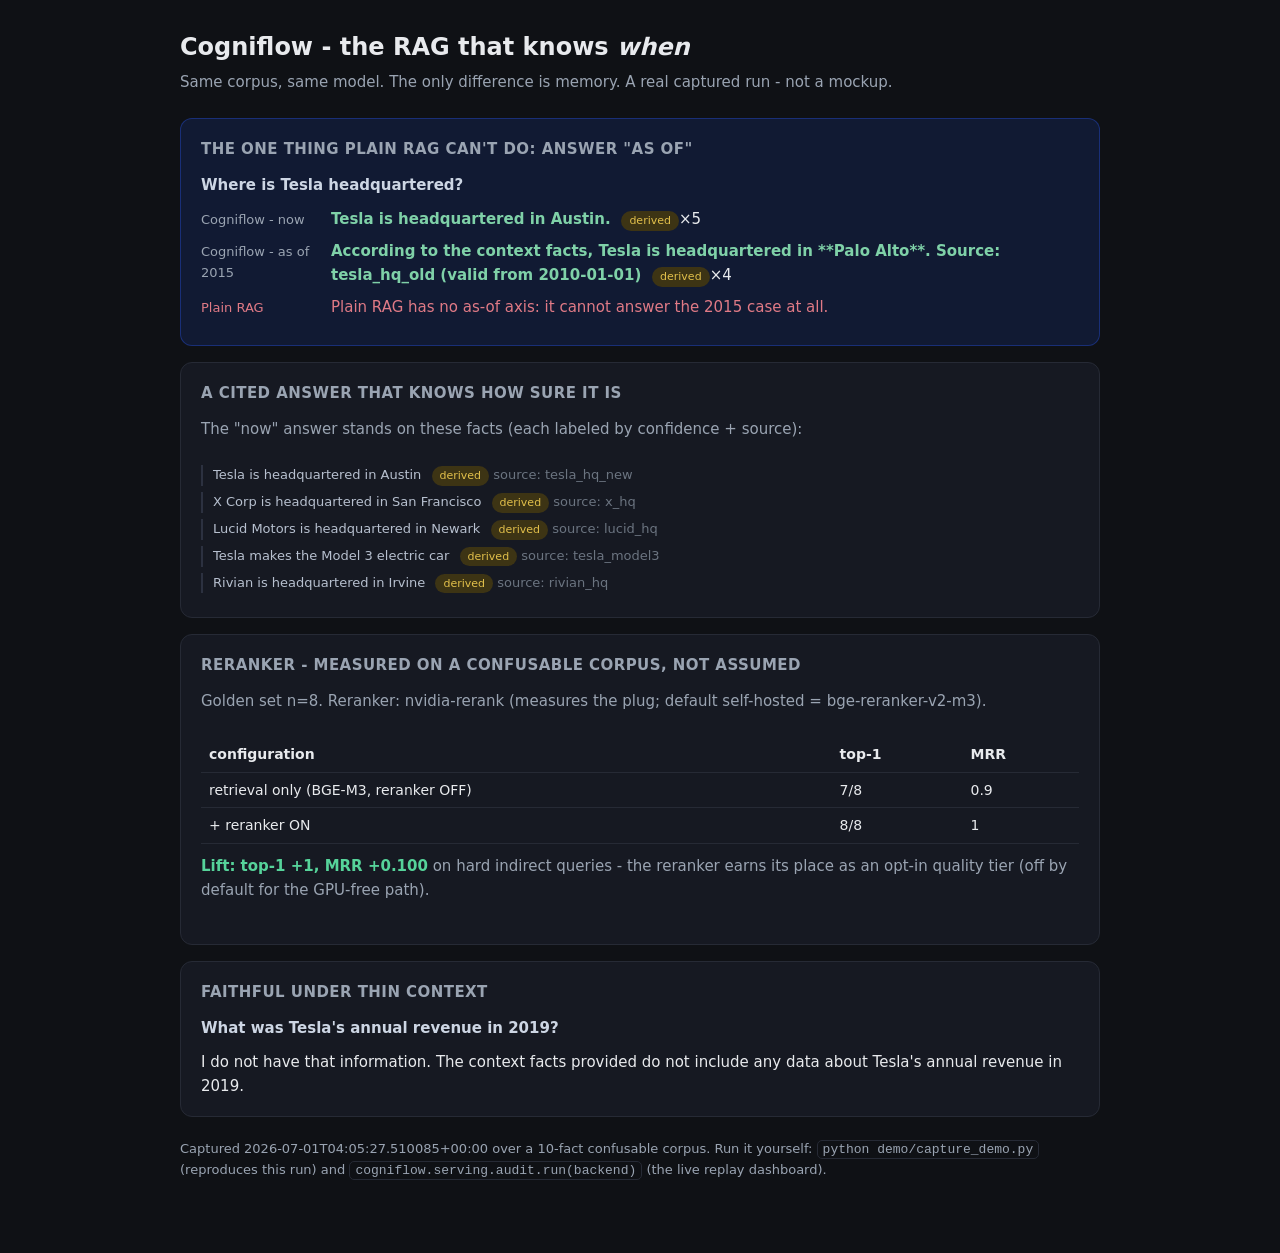
<file: demo/static_demo/index.html>
<!doctype html>
<html lang="en"><head><meta charset="utf-8">
<meta name="viewport" content="width=device-width, initial-scale=1">
<title>Cogniflow - the RAG that knows *when*</title>
<style>
 body{font:15px/1.6 system-ui,sans-serif;margin:0;background:#0f1115;color:#e8eaed}
 .wrap{max-width:920px;margin:0 auto;padding:28px 20px 60px}
 h1{font-size:24px;margin:0 0 4px} .tag{color:#9aa4b2;margin:0 0 24px}
 .card{background:#161922;border:1px solid #262a35;border-radius:12px;padding:18px 20px;margin:16px 0}
 .lead{border-color:#2c5cff55;background:#111a33}
 h2{font-size:15px;letter-spacing:.03em;text-transform:uppercase;color:#9aa4b2;margin:0 0 12px}
 .q{font-weight:600;color:#cdd6e4;margin-bottom:10px}
 .row{display:flex;gap:12px;margin:8px 0;align-items:baseline}
 .k{flex:0 0 118px;color:#9aa4b2;font-size:13px}
 .a{flex:1} .a b{color:#7fd1a8}
 .bad{color:#e07a86}
 .badge{display:inline-block;font-size:11px;padding:1px 8px;border-radius:10px;margin-left:6px}
 .derived{background:#3d3414;color:#e2c04b} .authoritative{background:#143d2b;color:#56d39a}
 .none{background:#33181c;color:#e07a86}
 table{width:100%;border-collapse:collapse;margin-top:8px} td,th{padding:6px 8px;text-align:left;border-bottom:1px solid #262a35;font-size:14px}
 .lift{color:#56d39a;font-weight:600}
 .fact{font-size:13px;color:#b7c0cf;border-left:2px solid #2c3140;padding-left:10px;margin:6px 0}
 code{background:#0f1115;border:1px solid #262a35;border-radius:5px;padding:1px 5px;font-size:13px}
 .foot{color:#9aa4b2;font-size:13px;margin-top:22px}
 a{color:#7aa2ff}
</style></head>
<body><div class="wrap">
<h1>Cogniflow - the RAG that knows <em>when</em></h1>
<p class="tag">Same corpus, same model. The only difference is memory. A real captured run - not a mockup.</p>

<div class="card lead">
 <h2>The one thing plain RAG can't do: answer "as of"</h2>
 <div class="q" id="q"></div>
 <div class="row"><div class="k">Cogniflow - now</div><div class="a" id="now"></div></div>
 <div class="row"><div class="k">Cogniflow - as of 2015</div><div class="a" id="past"></div></div>
 <div class="row"><div class="k bad">Plain RAG</div><div class="a bad" id="plain"></div></div>
</div>

<div class="card">
 <h2>A cited answer that knows how sure it is</h2>
 <div class="tag">The "now" answer stands on these facts (each labeled by confidence + source):</div>
 <div id="facts"></div>
</div>

<div class="card">
 <h2>Reranker - measured on a confusable corpus, not assumed</h2>
 <div class="tag" id="rr-note"></div>
 <table><thead><tr><th>configuration</th><th>top-1</th><th>MRR</th></tr></thead>
 <tbody id="rr"></tbody></table>
 <div class="tag" id="rr-verdict" style="margin-top:10px"></div>
</div>

<div class="card">
 <h2>Faithful under thin context</h2>
 <div class="q" id="weakq"></div><div class="a" id="weak"></div>
</div>

<p class="foot" id="foot"></p>
</div>
<script>
const D = {"captured_at": "2026-07-01T04:05:27.510085+00:00", "corpus_size": 10, "as_of_headline": {"query": "Where is Tesla headquartered?", "now": {"answer": "Tesla is headquartered in Austin.", "confidence": {"derived": 5}, "facts": [{"belief_id": "08ef9c8b-1ef5-44d1-9d81-36a773a7e3e6", "statement": "Tesla is headquartered in Austin", "valid_at": "2021-01-01T00:00:00+00:00", "invalid_at": null, "valid_at_source": "derived", "valid_at_source_raw": "okf:timestamp", "provenance": ["tesla_hq_new"], "superseded_by": null, "score": 0.248046875}, {"belief_id": "0afce592-f029-4e8d-a4e5-0adceaa25472", "statement": "X Corp is headquartered in San Francisco", "valid_at": "2007-01-01T00:00:00+00:00", "invalid_at": null, "valid_at_source": "derived", "valid_at_source_raw": "okf:timestamp", "provenance": ["x_hq"], "superseded_by": null, "score": -8.0859375}, {"belief_id": "72bb3011-abc8-4363-96bb-13668806b270", "statement": "Lucid Motors is headquartered in Newark", "valid_at": "2016-01-01T00:00:00+00:00", "invalid_at": null, "valid_at_source": "derived", "valid_at_source_raw": "okf:timestamp", "provenance": ["lucid_hq"], "superseded_by": null, "score": -10.015625}, {"belief_id": "7758a8e8-4daa-4a0b-bc87-0509169c21be", "statement": "Tesla makes the Model 3 electric car", "valid_at": "2017-01-01T00:00:00+00:00", "invalid_at": null, "valid_at_source": "derived", "valid_at_source_raw": "okf:timestamp", "provenance": ["tesla_model3"], "superseded_by": null, "score": -10.984375}, {"belief_id": "2c48db33-72b8-42d2-9dbf-e16f3e0584ba", "statement": "Rivian is headquartered in Irvine", "valid_at": "2009-01-01T00:00:00+00:00", "invalid_at": null, "valid_at_source": "derived", "valid_at_source_raw": "okf:timestamp", "provenance": ["rivian_hq"], "superseded_by": null, "score": -11.9140625}]}, "past_2015": {"answer": "According to the context facts, Tesla is headquartered in **Palo Alto**.\n\nSource: tesla_hq_old (valid from 2010-01-01)", "confidence": {"derived": 4}, "facts": [{"belief_id": "fdfef0c2-9344-416a-8123-4dd5fdb7cfdd", "statement": "Tesla is headquartered in Palo Alto", "valid_at": "2010-01-01T00:00:00+00:00", "invalid_at": "2021-01-01T00:00:00+00:00", "valid_at_source": "derived", "valid_at_source_raw": "okf:timestamp", "provenance": ["tesla_hq_old"], "superseded_by": "08ef9c8b-1ef5-44d1-9d81-36a773a7e3e6", "score": 5.80078125}, {"belief_id": "0afce592-f029-4e8d-a4e5-0adceaa25472", "statement": "X Corp is headquartered in San Francisco", "valid_at": "2007-01-01T00:00:00+00:00", "invalid_at": null, "valid_at_source": "derived", "valid_at_source_raw": "okf:timestamp", "provenance": ["x_hq"], "superseded_by": null, "score": -8.0859375}, {"belief_id": "2c48db33-72b8-42d2-9dbf-e16f3e0584ba", "statement": "Rivian is headquartered in Irvine", "valid_at": "2009-01-01T00:00:00+00:00", "invalid_at": null, "valid_at_source": "derived", "valid_at_source_raw": "okf:timestamp", "provenance": ["rivian_hq"], "superseded_by": null, "score": -11.9140625}, {"belief_id": "cc6a01ad-a673-4c86-bc81-8cdb85da89e1", "statement": "Oracle is headquartered in Redwood City", "valid_at": "1977-01-01T00:00:00+00:00", "invalid_at": "2020-01-01T00:00:00+00:00", "valid_at_source": "derived", "valid_at_source_raw": "okf:timestamp", "provenance": ["oracle_hq_old"], "superseded_by": "4abb5ae5-baa5-4327-a1a9-f99fa41d25eb", "score": -12.046875}]}, "plain_rag_note": "Plain RAG has no as-of axis: it cannot answer the 2015 case at all."}, "reranker": {"model": "nvidia-rerank (measures the plug; default self-hosted = bge-reranker-v2-m3)", "golden_size": 8, "off": {"top1": 7, "mrr": 0.9, "runs": [{"query": "Where is Tesla headquartered?", "expect_company": "Tesla", "ranked": ["Tesla is headquartered in Austin", "Tesla makes the Model 3 electric car", "X Corp is headquartered in San Francisco", "Oracle is headquartered in Austin", "Rivian is headquartered in Irvine"]}, {"query": "Where is Rivian's head office?", "expect_company": "Rivian", "ranked": ["Rivian is headquartered in Irvine", "Rivian makes the R1T electric truck", "X Corp is headquartered in San Francisco", "Oracle is headquartered in Austin", "Tesla is headquartered in Austin"]}, {"query": "In which city is Lucid Motors based?", "expect_company": "Lucid", "ranked": ["Lucid Motors is headquartered in Newark", "Tesla is headquartered in Austin", "X Corp is headquartered in San Francisco", "Oracle is headquartered in Austin", "Tesla makes the Model 3 electric car"]}, {"query": "Where does Palantir have its headquarters?", "expect_company": "Palantir", "ranked": ["Palantir is headquartered in Denver", "X Corp is headquartered in San Francisco", "Oracle is headquartered in Austin", "Rivian is headquartered in Irvine", "Lucid Motors is headquartered in Newark"]}, {"query": "Where is the maker of the R1T truck based?", "expect_company": "Rivian", "ranked": ["Rivian makes the R1T electric truck", "Lucid Motors is headquartered in Newark", "Tesla is headquartered in Austin", "X Corp is headquartered in San Francisco", "Palantir is headquartered in Denver"]}, {"query": "Which enterprise database company relocated to Texas?", "expect_company": "Oracle", "ranked": ["Oracle is headquartered in Austin", "Tesla is headquartered in Austin", "X Corp is headquartered in San Francisco", "Rivian is headquartered in Irvine", "Palantir is headquartered in Denver"]}, {"query": "Which electric-truck company is based in Southern California?", "expect_company": "Rivian", "ranked": ["Rivian makes the R1T electric truck", "Tesla makes the Model 3 electric car", "Tesla is headquartered in Austin", "Lucid Motors is headquartered in Newark", "X Corp is headquartered in San Francisco"]}, {"query": "Which data-analytics firm is headquartered in the Mile High City?", "expect_company": "Palantir", "ranked": ["Oracle is headquartered in Austin", "X Corp is headquartered in San Francisco", "Lucid Motors is headquartered in Newark", "Tesla is headquartered in Austin", "Palantir is headquartered in Denver"]}]}, "on": {"top1": 8, "mrr": 1.0, "runs": [{"query": "Where is Tesla headquartered?", "expect_company": "Tesla", "ranked": ["Tesla is headquartered in Austin", "X Corp is headquartered in San Francisco", "Lucid Motors is headquartered in Newark", "Tesla makes the Model 3 electric car", "Rivian is headquartered in Irvine"]}, {"query": "Where is Rivian's head office?", "expect_company": "Rivian", "ranked": ["Rivian is headquartered in Irvine", "Rivian makes the R1T electric truck", "Lucid Motors is headquartered in Newark", "Tesla is headquartered in Austin", "X Corp is headquartered in San Francisco"]}, {"query": "In which city is Lucid Motors based?", "expect_company": "Lucid", "ranked": ["Lucid Motors is headquartered in Newark", "X Corp is headquartered in San Francisco", "Rivian is headquartered in Irvine", "Tesla is headquartered in Austin", "Palantir is headquartered in Denver"]}, {"query": "Where does Palantir have its headquarters?", "expect_company": "Palantir", "ranked": ["Palantir is headquartered in Denver", "X Corp is headquartered in San Francisco", "Oracle is headquartered in Austin", "Tesla is headquartered in Austin", "Lucid Motors is headquartered in Newark"]}, {"query": "Where is the maker of the R1T truck based?", "expect_company": "Rivian", "ranked": ["Rivian makes the R1T electric truck", "Rivian is headquartered in Irvine", "Lucid Motors is headquartered in Newark", "Tesla is headquartered in Austin", "X Corp is headquartered in San Francisco"]}, {"query": "Which enterprise database company relocated to Texas?", "expect_company": "Oracle", "ranked": ["Oracle is headquartered in Austin", "Palantir is headquartered in Denver", "Tesla is headquartered in Austin", "X Corp is headquartered in San Francisco", "Rivian is headquartered in Irvine"]}, {"query": "Which electric-truck company is based in Southern California?", "expect_company": "Rivian", "ranked": ["Rivian is headquartered in Irvine", "Rivian makes the R1T electric truck", "Lucid Motors is headquartered in Newark", "Tesla is headquartered in Austin", "X Corp is headquartered in San Francisco"]}, {"query": "Which data-analytics firm is headquartered in the Mile High City?", "expect_company": "Palantir", "ranked": ["Palantir is headquartered in Denver", "X Corp is headquartered in San Francisco", "Oracle is headquartered in Austin", "Tesla is headquartered in Austin", "Rivian is headquartered in Irvine"]}]}}, "weak_context": {"query": "What was Tesla's annual revenue in 2019?", "answer": "I do not have that information. The context facts provided do not include any data about Tesla's annual revenue in 2019."}};
const badge = s => `<span class="badge ${s}">${s}</span>`;
const conf = c => Object.entries(c||{}).map(([k,v])=>`${badge(k)}&times;${v}`).join(" ");
document.getElementById("q").textContent = D.as_of_headline.query;
document.getElementById("now").innerHTML = `<b>${D.as_of_headline.now.answer}</b> ${conf(D.as_of_headline.now.confidence)}`;
document.getElementById("past").innerHTML = `<b>${D.as_of_headline.past_2015.answer}</b> ${conf(D.as_of_headline.past_2015.confidence)}`;
document.getElementById("plain").textContent = D.as_of_headline.plain_rag_note;
document.getElementById("facts").innerHTML = (D.as_of_headline.now.facts||[]).map(f =>
  `<div class="fact">${f.statement} ${badge(f.valid_at_source)} <span style="color:#6b7480">source: ${(f.provenance||[]).join(", ")||"-"}</span></div>`).join("");
const rr = D.reranker;
document.getElementById("rr-note").textContent = `Golden set n=${rr.golden_size}. Reranker: ${rr.model}.`;
document.getElementById("rr").innerHTML =
  `<tr><td>retrieval only (BGE-M3, reranker OFF)</td><td>${rr.off.top1}/${rr.golden_size}</td><td>${rr.off.mrr}</td></tr>`+
  `<tr><td>+ reranker ON</td><td>${rr.on.top1}/${rr.golden_size}</td><td>${rr.on.mrr}</td></tr>`;
const dTop1 = rr.on.top1 - rr.off.top1, dMrr = (rr.on.mrr - rr.off.mrr).toFixed(3);
document.getElementById("rr-verdict").innerHTML = dTop1>0 || dMrr>0
  ? `<span class="lift">Lift: top-1 +${dTop1}, MRR +${dMrr}</span> on hard indirect queries - the reranker earns its place as an opt-in quality tier (off by default for the GPU-free path).`
  : `No lift on this corpus - the retriever already sets the ceiling; reranker stays off by default.`;
document.getElementById("weakq").textContent = D.weak_context.query;
document.getElementById("weak").textContent = D.weak_context.answer;
document.getElementById("foot").innerHTML =
  `Captured ${D.captured_at} over a ${D.corpus_size}-fact confusable corpus. `+
  `Run it yourself: <code>python demo/capture_demo.py</code> (reproduces this run) and `+
  `<code>cogniflow.serving.audit.run(backend)</code> (the live replay dashboard).`;
</script>
</body></html>
</file>
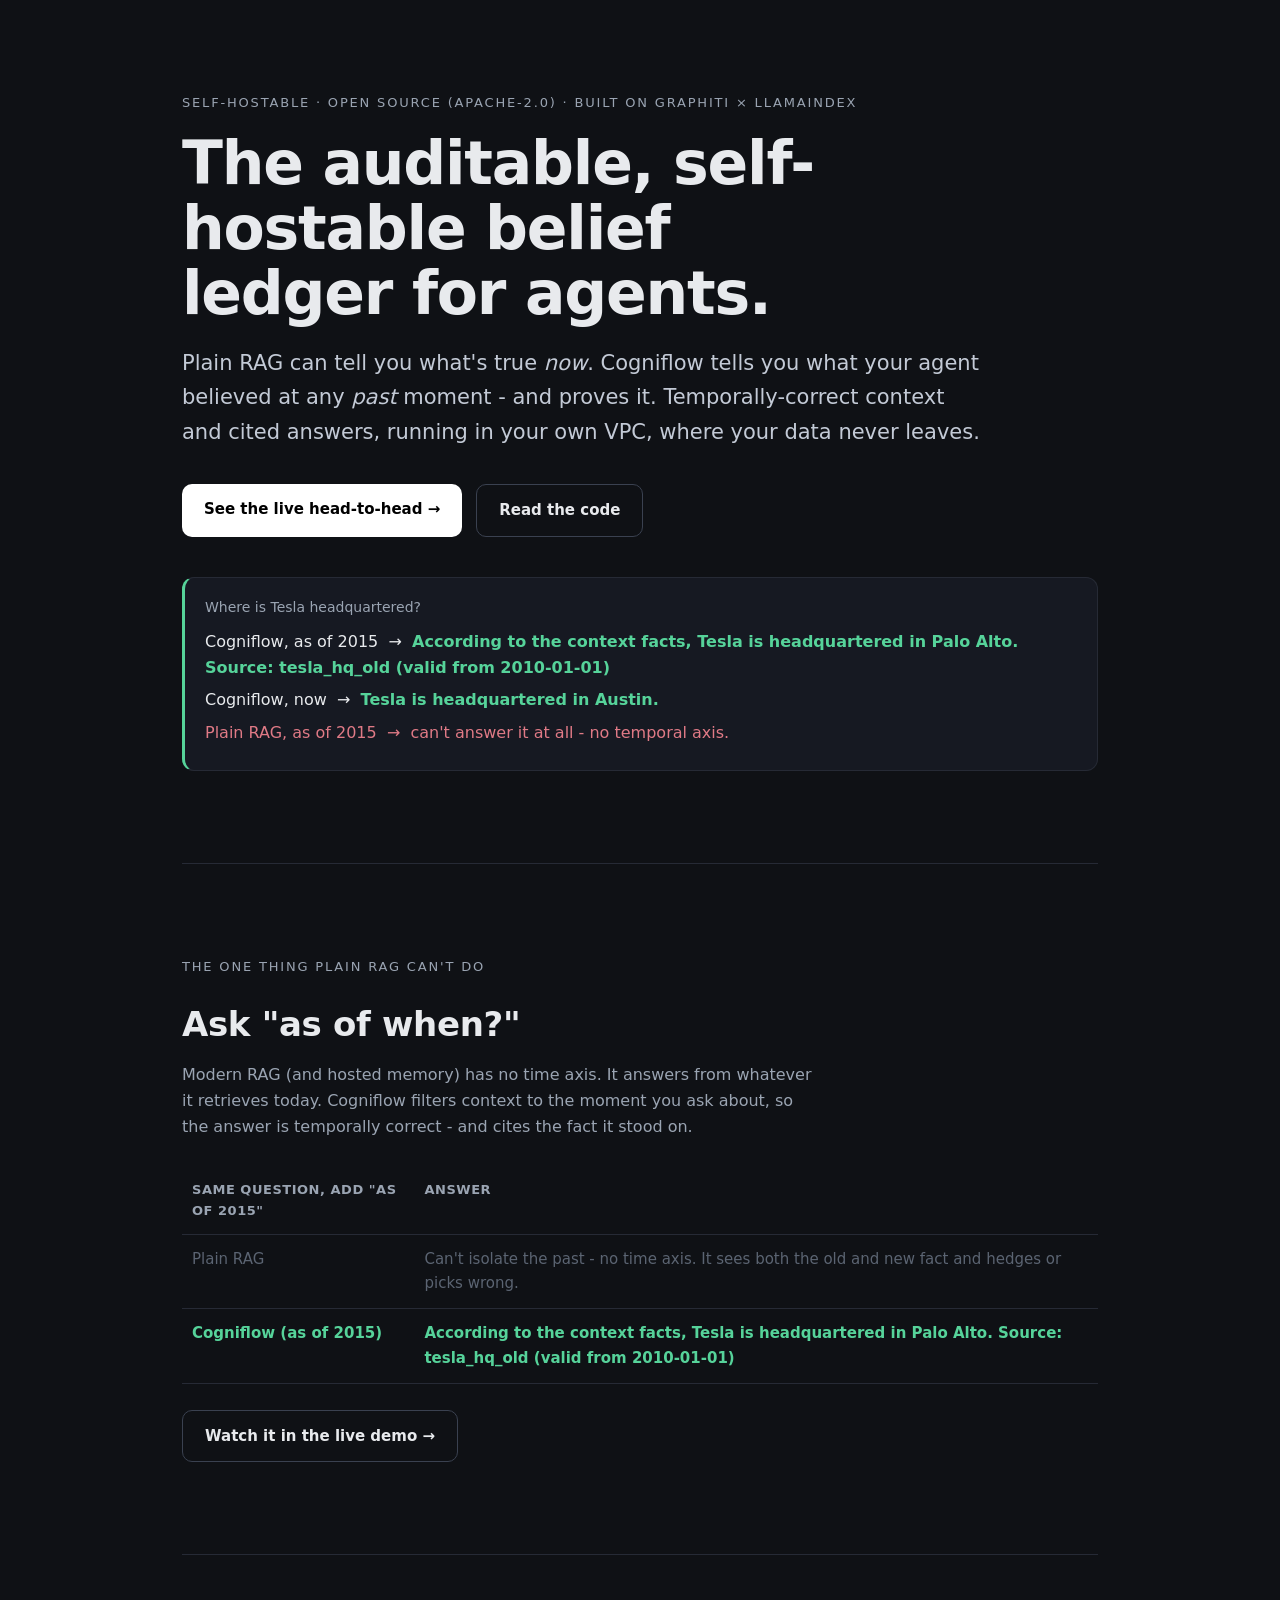
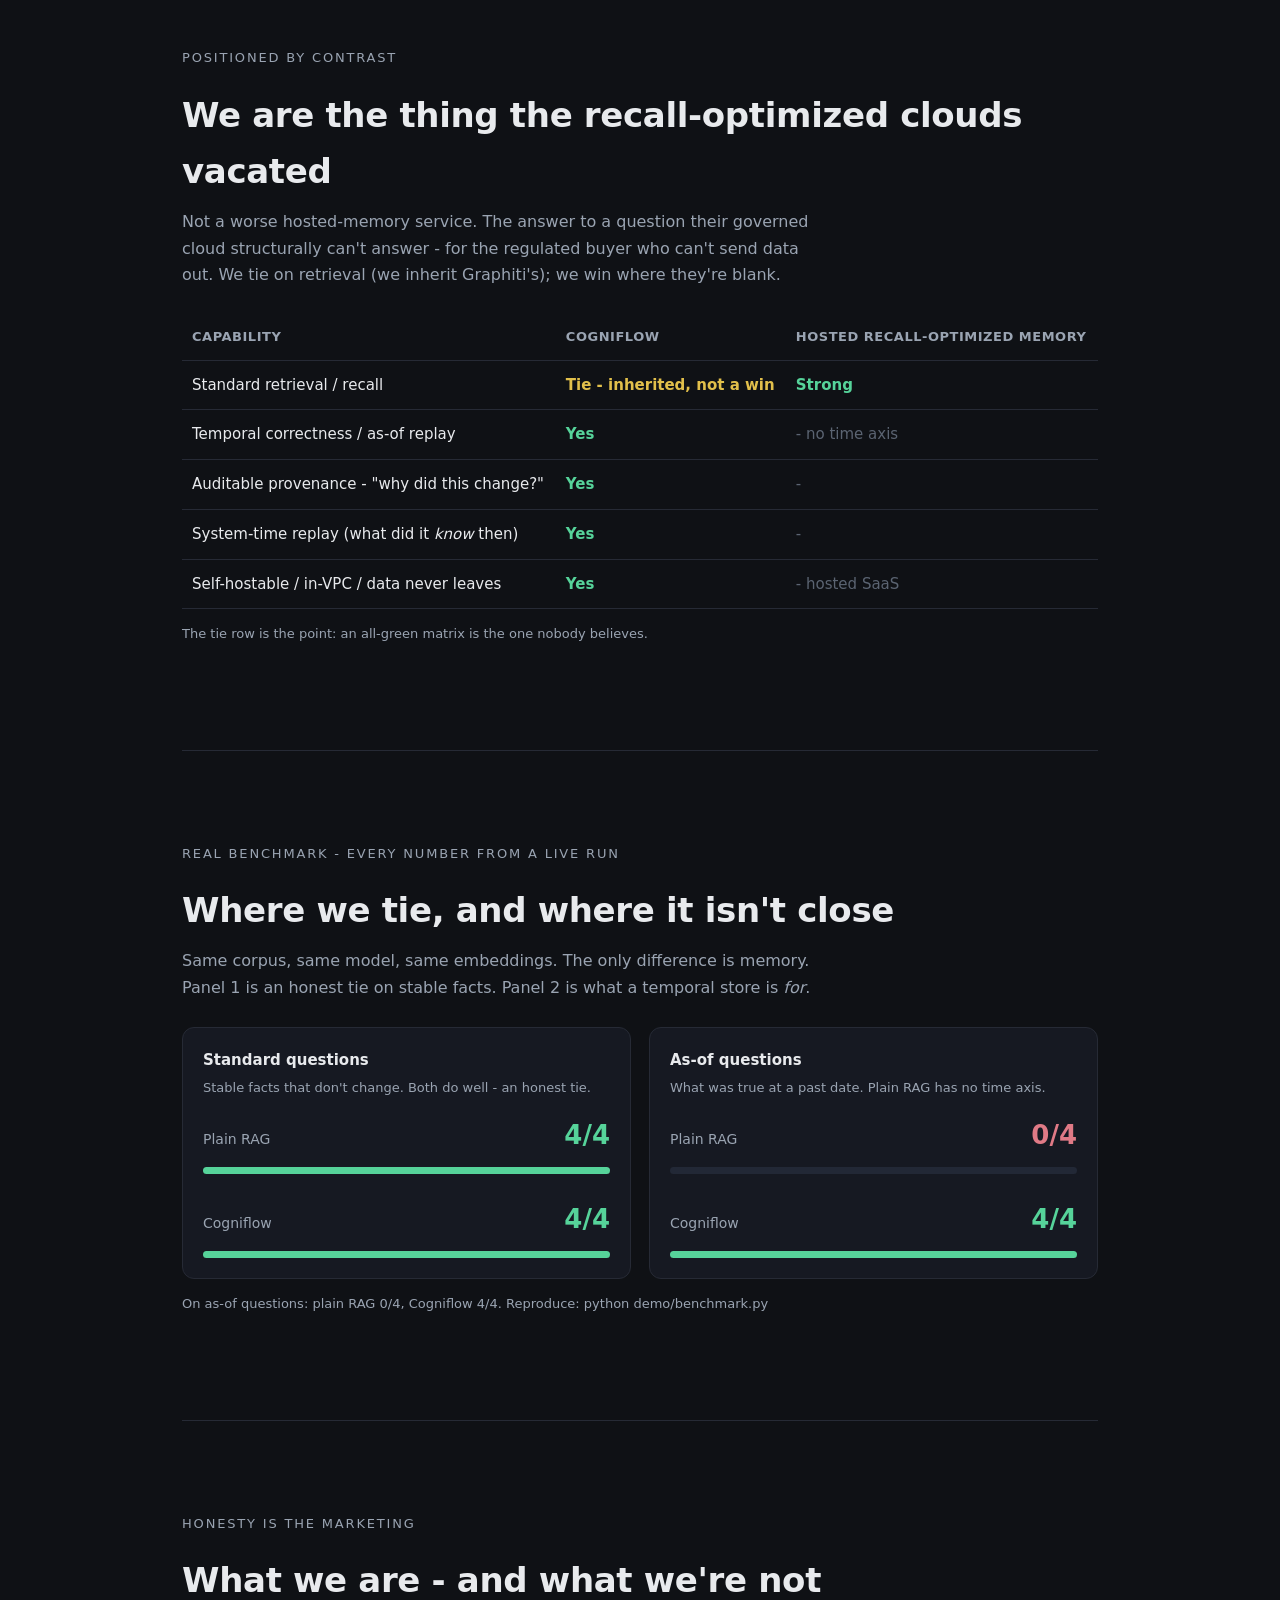
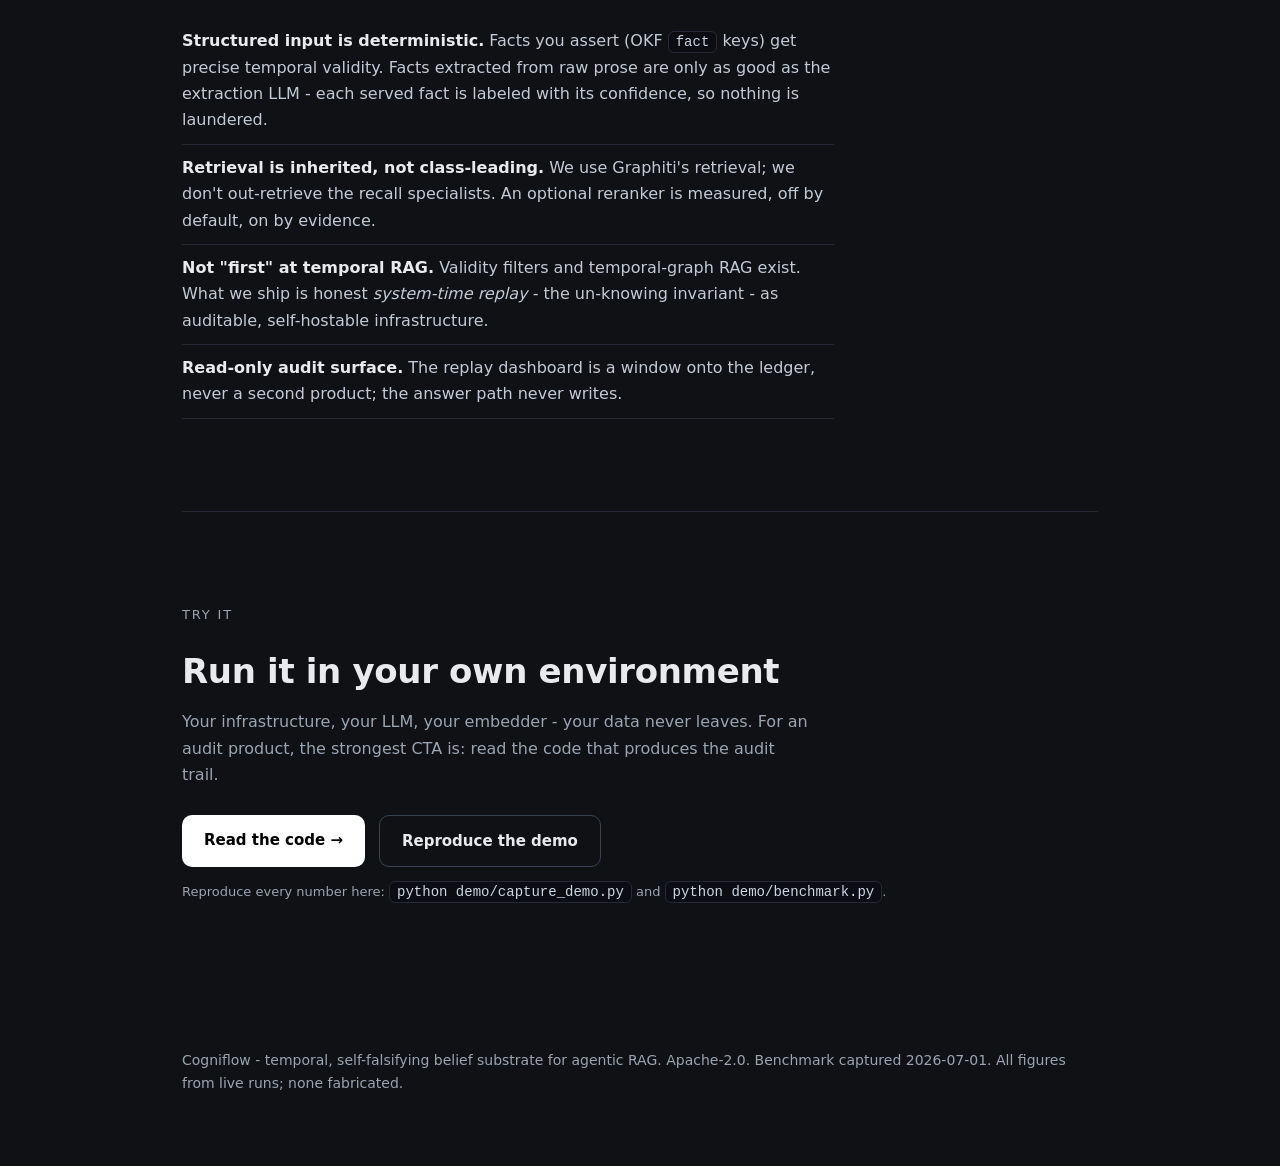
<file: demo/static_demo/landing.html>
<!doctype html>
<html lang="en"><head><meta charset="utf-8">
<meta name="viewport" content="width=device-width, initial-scale=1">
<title>Cogniflow - the auditable, self-hostable belief ledger for agents</title>
<style>
 :root{--bg:#0f1115;--card:#161922;--line:#262a35;--fg:#e8eaed;--mut:#9aa4b2;--win:#56d39a;--warn:#e2c04b;--miss:#5b6472}
 *{box-sizing:border-box}
 body{font:16px/1.65 -apple-system,BlinkMacSystemFont,"Segoe UI",system-ui,sans-serif;margin:0;background:var(--bg);color:var(--fg)}
 .wrap{max-width:960px;margin:0 auto;padding:0 22px}
 section{padding:92px 0;border-bottom:1px solid var(--line)}
 .eyebrow{color:var(--mut);font-size:13px;letter-spacing:.14em;text-transform:uppercase;margin:0 0 18px}
 h1{font-size:clamp(34px,6vw,60px);line-height:1.08;letter-spacing:-.02em;margin:0 0 20px;max-width:16ch}
 h2{font-size:clamp(24px,3.4vw,34px);letter-spacing:-.01em;margin:0 0 10px}
 .sub{font-size:clamp(17px,2.2vw,21px);color:#c3cad6;max-width:60ch;margin:0 0 34px}
 .lede{color:var(--mut);max-width:62ch;margin:0 0 26px}
 .cta{display:flex;gap:14px;flex-wrap:wrap}
 a.btn{display:inline-block;text-decoration:none;padding:13px 22px;border-radius:10px;font-weight:600;font-size:15px}
 .btn.p{background:#fff;color:#000} .btn.p:hover{background:#e7e7e7}
 .btn.s{border:1px solid #3a4150;color:var(--fg)} .btn.s:hover{background:#ffffff10}
 .proof{margin-top:40px;background:var(--card);border:1px solid var(--line);border-left:3px solid var(--win);border-radius:12px;padding:18px 20px}
 .proof .q{color:var(--mut);font-size:14px;margin-bottom:10px}
 .proof .r{margin:6px 0} .proof b{color:var(--win)} .proof .x{color:#e07a86}
 table{width:100%;border-collapse:collapse;margin-top:10px}
 th,td{text-align:left;padding:12px 10px;border-bottom:1px solid var(--line);font-size:15px;vertical-align:top}
 th{color:var(--mut);font-weight:600;font-size:13px;letter-spacing:.04em;text-transform:uppercase}
 .win{color:var(--win);font-weight:600} .miss{color:var(--miss)} .tie{color:var(--warn);font-weight:600}
 .panels{display:grid;grid-template-columns:1fr 1fr;gap:18px;margin-top:8px}
 @media(max-width:680px){.panels{grid-template-columns:1fr}}
 .panel{background:var(--card);border:1px solid var(--line);border-radius:12px;padding:20px}
 .panel h3{margin:0 0 4px;font-size:15px} .panel .cap{color:var(--mut);font-size:13px;margin:0 0 16px}
 .score{display:flex;justify-content:space-between;align-items:baseline;margin:10px 0}
 .score .name{color:var(--mut);font-size:14px} .score .val{font-size:26px;font-weight:700}
 .bar{height:7px;border-radius:4px;background:#222836;overflow:hidden;margin-top:4px}
 .bar > i{display:block;height:100%}
 ul.b{list-style:none;padding:0;margin:0;max-width:64ch} ul.b li{padding:10px 0;border-bottom:1px solid var(--line);color:#c3cad6}
 ul.b li b{color:var(--fg)}
 code{background:#0b0d12;border:1px solid var(--line);border-radius:6px;padding:2px 7px;font-size:14px;color:#cdd6e4}
 .note{color:var(--mut);font-size:13px;margin-top:14px}
 footer{padding:40px 0 70px;color:var(--mut);font-size:14px}
 footer a{color:#7aa2ff}
</style></head>
<body>
<div class="wrap">

<section>
 <p class="eyebrow">Self-hostable &middot; open source (Apache-2.0) &middot; built on Graphiti &times; LlamaIndex</p>
 <h1>The auditable, self-hostable belief ledger for agents.</h1>
 <p class="sub">Plain RAG can tell you what's true <em>now</em>. Cogniflow tells you what your agent believed at any <em>past</em> moment - and proves it. Temporally-correct context and cited answers, running in your own VPC, where your data never leaves.</p>
 <div class="cta">
  <a class="btn p" href="index.html">See the live head-to-head &rarr;</a>
  <a class="btn s" href="https://github.com/Nagendhra-web/cogniflow">Read the code</a>
 </div>
 <div class="proof" id="proof"></div>
</section>

<section>
 <p class="eyebrow">The one thing plain RAG can't do</p>
 <h2>Ask "as of when?"</h2>
 <p class="lede">Modern RAG (and hosted memory) has no time axis. It answers from whatever it retrieves today. Cogniflow filters context to the moment you ask about, so the answer is temporally correct - and cites the fact it stood on.</p>
 <table>
  <thead><tr><th>Same question, add "as of 2015"</th><th>Answer</th></tr></thead>
  <tbody>
   <tr><td class="miss">Plain RAG</td><td class="miss">Can't isolate the past - no time axis. It sees both the old and new fact and hedges or picks wrong.</td></tr>
   <tr><td class="win">Cogniflow (as of 2015)</td><td id="asof-a" class="win"></td></tr>
  </tbody>
 </table>
 <div class="cta" style="margin-top:26px"><a class="btn s" href="index.html">Watch it in the live demo &rarr;</a></div>
</section>

<section>
 <p class="eyebrow">Positioned by contrast</p>
 <h2>We are the thing the recall-optimized clouds vacated</h2>
 <p class="lede">Not a worse hosted-memory service. The answer to a question their governed cloud structurally can't answer - for the regulated buyer who can't send data out. We tie on retrieval (we inherit Graphiti's); we win where they're blank.</p>
 <table>
  <thead><tr><th>Capability</th><th>Cogniflow</th><th>Hosted recall-optimized memory</th></tr></thead>
  <tbody>
   <tr><td>Standard retrieval / recall</td><td class="tie">Tie - inherited, not a win</td><td class="win">Strong</td></tr>
   <tr><td>Temporal correctness / as-of replay</td><td class="win">Yes</td><td class="miss"> - no time axis</td></tr>
   <tr><td>Auditable provenance - "why did this change?"</td><td class="win">Yes</td><td class="miss"> - </td></tr>
   <tr><td>System-time replay (what did it <em>know</em> then)</td><td class="win">Yes</td><td class="miss"> - </td></tr>
   <tr><td>Self-hostable / in-VPC / data never leaves</td><td class="win">Yes</td><td class="miss"> - hosted SaaS</td></tr>
  </tbody>
 </table>
 <p class="note">The tie row is the point: an all-green matrix is the one nobody believes.</p>
</section>

<section>
 <p class="eyebrow">Real benchmark - every number from a live run</p>
 <h2>Where we tie, and where it isn't close</h2>
 <p class="lede">Same corpus, same model, same embeddings. The only difference is memory. Panel 1 is an honest tie on stable facts. Panel 2 is what a temporal store is <em>for</em>.</p>
 <div class="panels" id="panels"></div>
 <p class="note" id="bench-note"></p>
</section>

<section>
 <p class="eyebrow">Honesty is the marketing</p>
 <h2>What we are - and what we're not</h2>
 <ul class="b">
  <li><b>Structured input is deterministic.</b> Facts you assert (OKF <code>fact</code> keys) get precise temporal validity. Facts extracted from raw prose are only as good as the extraction LLM - each served fact is labeled with its confidence, so nothing is laundered.</li>
  <li><b>Retrieval is inherited, not class-leading.</b> We use Graphiti's retrieval; we don't out-retrieve the recall specialists. An optional reranker is measured, off by default, on by evidence.</li>
  <li><b>Not "first" at temporal RAG.</b> Validity filters and temporal-graph RAG exist. What we ship is honest <em>system-time replay</em> - the un-knowing invariant - as auditable, self-hostable infrastructure.</li>
  <li><b>Read-only audit surface.</b> The replay dashboard is a window onto the ledger, never a second product; the answer path never writes.</li>
 </ul>
</section>

<section style="border-bottom:none">
 <p class="eyebrow">Try it</p>
 <h2>Run it in your own environment</h2>
 <p class="lede">Your infrastructure, your LLM, your embedder - your data never leaves. For an audit product, the strongest CTA is: read the code that produces the audit trail.</p>
 <div class="cta">
  <a class="btn p" href="https://github.com/Nagendhra-web/cogniflow">Read the code &rarr;</a>
  <a class="btn s" href="index.html">Reproduce the demo</a>
 </div>
 <p class="note">Reproduce every number here: <code>python demo/capture_demo.py</code> and <code>python demo/benchmark.py</code>.</p>
</section>

<footer>
 Cogniflow - temporal, self-falsifying belief substrate for agentic RAG. Apache-2.0.
 Benchmark captured <span id="cap"></span>. All figures from live runs; none fabricated.
</footer>

</div>
<script>
const DEMO = {"captured_at": "2026-07-01T04:05:27.510085+00:00", "corpus_size": 10, "as_of_headline": {"query": "Where is Tesla headquartered?", "now": {"answer": "Tesla is headquartered in Austin.", "confidence": {"derived": 5}, "facts": [{"belief_id": "08ef9c8b-1ef5-44d1-9d81-36a773a7e3e6", "statement": "Tesla is headquartered in Austin", "valid_at": "2021-01-01T00:00:00+00:00", "invalid_at": null, "valid_at_source": "derived", "valid_at_source_raw": "okf:timestamp", "provenance": ["tesla_hq_new"], "superseded_by": null, "score": 0.248046875}, {"belief_id": "0afce592-f029-4e8d-a4e5-0adceaa25472", "statement": "X Corp is headquartered in San Francisco", "valid_at": "2007-01-01T00:00:00+00:00", "invalid_at": null, "valid_at_source": "derived", "valid_at_source_raw": "okf:timestamp", "provenance": ["x_hq"], "superseded_by": null, "score": -8.0859375}, {"belief_id": "72bb3011-abc8-4363-96bb-13668806b270", "statement": "Lucid Motors is headquartered in Newark", "valid_at": "2016-01-01T00:00:00+00:00", "invalid_at": null, "valid_at_source": "derived", "valid_at_source_raw": "okf:timestamp", "provenance": ["lucid_hq"], "superseded_by": null, "score": -10.015625}, {"belief_id": "7758a8e8-4daa-4a0b-bc87-0509169c21be", "statement": "Tesla makes the Model 3 electric car", "valid_at": "2017-01-01T00:00:00+00:00", "invalid_at": null, "valid_at_source": "derived", "valid_at_source_raw": "okf:timestamp", "provenance": ["tesla_model3"], "superseded_by": null, "score": -10.984375}, {"belief_id": "2c48db33-72b8-42d2-9dbf-e16f3e0584ba", "statement": "Rivian is headquartered in Irvine", "valid_at": "2009-01-01T00:00:00+00:00", "invalid_at": null, "valid_at_source": "derived", "valid_at_source_raw": "okf:timestamp", "provenance": ["rivian_hq"], "superseded_by": null, "score": -11.9140625}]}, "past_2015": {"answer": "According to the context facts, Tesla is headquartered in **Palo Alto**.\n\nSource: tesla_hq_old (valid from 2010-01-01)", "confidence": {"derived": 4}, "facts": [{"belief_id": "fdfef0c2-9344-416a-8123-4dd5fdb7cfdd", "statement": "Tesla is headquartered in Palo Alto", "valid_at": "2010-01-01T00:00:00+00:00", "invalid_at": "2021-01-01T00:00:00+00:00", "valid_at_source": "derived", "valid_at_source_raw": "okf:timestamp", "provenance": ["tesla_hq_old"], "superseded_by": "08ef9c8b-1ef5-44d1-9d81-36a773a7e3e6", "score": 5.80078125}, {"belief_id": "0afce592-f029-4e8d-a4e5-0adceaa25472", "statement": "X Corp is headquartered in San Francisco", "valid_at": "2007-01-01T00:00:00+00:00", "invalid_at": null, "valid_at_source": "derived", "valid_at_source_raw": "okf:timestamp", "provenance": ["x_hq"], "superseded_by": null, "score": -8.0859375}, {"belief_id": "2c48db33-72b8-42d2-9dbf-e16f3e0584ba", "statement": "Rivian is headquartered in Irvine", "valid_at": "2009-01-01T00:00:00+00:00", "invalid_at": null, "valid_at_source": "derived", "valid_at_source_raw": "okf:timestamp", "provenance": ["rivian_hq"], "superseded_by": null, "score": -11.9140625}, {"belief_id": "cc6a01ad-a673-4c86-bc81-8cdb85da89e1", "statement": "Oracle is headquartered in Redwood City", "valid_at": "1977-01-01T00:00:00+00:00", "invalid_at": "2020-01-01T00:00:00+00:00", "valid_at_source": "derived", "valid_at_source_raw": "okf:timestamp", "provenance": ["oracle_hq_old"], "superseded_by": "4abb5ae5-baa5-4327-a1a9-f99fa41d25eb", "score": -12.046875}]}, "plain_rag_note": "Plain RAG has no as-of axis: it cannot answer the 2015 case at all."}, "reranker": {"model": "nvidia-rerank (measures the plug; default self-hosted = bge-reranker-v2-m3)", "golden_size": 8, "off": {"top1": 7, "mrr": 0.9, "runs": [{"query": "Where is Tesla headquartered?", "expect_company": "Tesla", "ranked": ["Tesla is headquartered in Austin", "Tesla makes the Model 3 electric car", "X Corp is headquartered in San Francisco", "Oracle is headquartered in Austin", "Rivian is headquartered in Irvine"]}, {"query": "Where is Rivian's head office?", "expect_company": "Rivian", "ranked": ["Rivian is headquartered in Irvine", "Rivian makes the R1T electric truck", "X Corp is headquartered in San Francisco", "Oracle is headquartered in Austin", "Tesla is headquartered in Austin"]}, {"query": "In which city is Lucid Motors based?", "expect_company": "Lucid", "ranked": ["Lucid Motors is headquartered in Newark", "Tesla is headquartered in Austin", "X Corp is headquartered in San Francisco", "Oracle is headquartered in Austin", "Tesla makes the Model 3 electric car"]}, {"query": "Where does Palantir have its headquarters?", "expect_company": "Palantir", "ranked": ["Palantir is headquartered in Denver", "X Corp is headquartered in San Francisco", "Oracle is headquartered in Austin", "Rivian is headquartered in Irvine", "Lucid Motors is headquartered in Newark"]}, {"query": "Where is the maker of the R1T truck based?", "expect_company": "Rivian", "ranked": ["Rivian makes the R1T electric truck", "Lucid Motors is headquartered in Newark", "Tesla is headquartered in Austin", "X Corp is headquartered in San Francisco", "Palantir is headquartered in Denver"]}, {"query": "Which enterprise database company relocated to Texas?", "expect_company": "Oracle", "ranked": ["Oracle is headquartered in Austin", "Tesla is headquartered in Austin", "X Corp is headquartered in San Francisco", "Rivian is headquartered in Irvine", "Palantir is headquartered in Denver"]}, {"query": "Which electric-truck company is based in Southern California?", "expect_company": "Rivian", "ranked": ["Rivian makes the R1T electric truck", "Tesla makes the Model 3 electric car", "Tesla is headquartered in Austin", "Lucid Motors is headquartered in Newark", "X Corp is headquartered in San Francisco"]}, {"query": "Which data-analytics firm is headquartered in the Mile High City?", "expect_company": "Palantir", "ranked": ["Oracle is headquartered in Austin", "X Corp is headquartered in San Francisco", "Lucid Motors is headquartered in Newark", "Tesla is headquartered in Austin", "Palantir is headquartered in Denver"]}]}, "on": {"top1": 8, "mrr": 1.0, "runs": [{"query": "Where is Tesla headquartered?", "expect_company": "Tesla", "ranked": ["Tesla is headquartered in Austin", "X Corp is headquartered in San Francisco", "Lucid Motors is headquartered in Newark", "Tesla makes the Model 3 electric car", "Rivian is headquartered in Irvine"]}, {"query": "Where is Rivian's head office?", "expect_company": "Rivian", "ranked": ["Rivian is headquartered in Irvine", "Rivian makes the R1T electric truck", "Lucid Motors is headquartered in Newark", "Tesla is headquartered in Austin", "X Corp is headquartered in San Francisco"]}, {"query": "In which city is Lucid Motors based?", "expect_company": "Lucid", "ranked": ["Lucid Motors is headquartered in Newark", "X Corp is headquartered in San Francisco", "Rivian is headquartered in Irvine", "Tesla is headquartered in Austin", "Palantir is headquartered in Denver"]}, {"query": "Where does Palantir have its headquarters?", "expect_company": "Palantir", "ranked": ["Palantir is headquartered in Denver", "X Corp is headquartered in San Francisco", "Oracle is headquartered in Austin", "Tesla is headquartered in Austin", "Lucid Motors is headquartered in Newark"]}, {"query": "Where is the maker of the R1T truck based?", "expect_company": "Rivian", "ranked": ["Rivian makes the R1T electric truck", "Rivian is headquartered in Irvine", "Lucid Motors is headquartered in Newark", "Tesla is headquartered in Austin", "X Corp is headquartered in San Francisco"]}, {"query": "Which enterprise database company relocated to Texas?", "expect_company": "Oracle", "ranked": ["Oracle is headquartered in Austin", "Palantir is headquartered in Denver", "Tesla is headquartered in Austin", "X Corp is headquartered in San Francisco", "Rivian is headquartered in Irvine"]}, {"query": "Which electric-truck company is based in Southern California?", "expect_company": "Rivian", "ranked": ["Rivian is headquartered in Irvine", "Rivian makes the R1T electric truck", "Lucid Motors is headquartered in Newark", "Tesla is headquartered in Austin", "X Corp is headquartered in San Francisco"]}, {"query": "Which data-analytics firm is headquartered in the Mile High City?", "expect_company": "Palantir", "ranked": ["Palantir is headquartered in Denver", "X Corp is headquartered in San Francisco", "Oracle is headquartered in Austin", "Tesla is headquartered in Austin", "Rivian is headquartered in Irvine"]}]}}, "weak_context": {"query": "What was Tesla's annual revenue in 2019?", "answer": "I do not have that information. The context facts provided do not include any data about Tesla's annual revenue in 2019."}}, BENCH = {"captured_at": "2026-07-01T05:13:50.974124+00:00", "panels": {"standard": {"n": 4, "plain_score": 4, "cogniflow_score": 4, "rows": [{"q": "Where is Zephyr Logistics headquartered?", "expect": "Millbrook", "plain": "Zephyr Logistics is headquartered in Millbrook.", "plain_hit": true, "cogniflow": "Zephyr Logistics is headquartered in Millbrook.\n\nSource: [zephyr] \u2014 \"Zephyr Logistics is headquartered in Millbrook [valid_from: 2010-01-01; confidence: derived]\"", "cogniflow_hit": true}, {"q": "Where is Corvus Analytics headquartered?", "expect": "Fenwick", "plain": "Fenwick", "plain_hit": true, "cogniflow": "Corvus Analytics is headquartered in Fenwick.\n\nSource: Corvus Analytics is headquartered in Fenwick [valid_from: 2012-01-01; confidence: derived; source: corvus]", "cogniflow_hit": true}, {"q": "Where is Halcyon Grid headquartered?", "expect": "Ashford", "plain": "Ashford", "plain_hit": true, "cogniflow": "Halcyon Grid is headquartered in Ashford.\n\nSource: [halcyon, valid_from: 2013-01-01]", "cogniflow_hit": true}, {"q": "Where is Vantor Foods headquartered?", "expect": "Draymoor", "plain": "Draymoor", "plain_hit": true, "cogniflow": "Vantor Foods is headquartered in Draymoor.\n\nSource: [valid_from: 2014-01-01; confidence: derived; source: vantor]", "cogniflow_hit": true}]}, "as_of": {"n": 4, "plain_score": 0, "cogniflow_score": 4, "rows": [{"q": "Where was Meridian Systems headquartered in 2015?", "expect": "Calderport", "plain": "I cannot answer this question based on the provided context. The context contains conflicting information about Meridian Systems' headquarters (listing both Calderport and Newhaven), and neither statement specifies a year of 2015.", "plain_hit": false, "cogniflow": "According to the context facts, Meridian Systems was headquartered in **Calderport** (valid from 2009-01-01, source: meridian_old).", "cogniflow_hit": true}, {"q": "Where was Orinoco Labs headquartered in 2013?", "expect": "Westfall", "plain": "Based on the context provided, there is conflicting information about Orinoco Labs' headquarters. The context states that Orinoco Labs is headquartered in both Kingsford and Westfall, but it does not specify which location was its headquarters in 2013. Therefore, I cannot definitively answer where Orinoco Labs was headquartered in 2013 based on the given information.", "plain_hit": false, "cogniflow": "According to the context facts, Orinoco Labs is headquartered in Westfall (valid from 2011-01-01, source: orinoco_old).", "cogniflow_hit": true}, {"q": "Where was Meridian Systems headquartered in 2011?", "expect": "Calderport", "plain": "Based on the context provided, there is conflicting information about Meridian Systems' headquarters. One statement indicates it was headquartered in Calderport, while another indicates it was headquartered in Newhaven. The context does not specify which year each statement refers to, so it is not possible to definitively determine where Meridian Systems was headquartered specifically in 2011.", "plain_hit": false, "cogniflow": "According to the context facts, Meridian Systems was headquartered in **Calderport**. This fact is valid from 2009-01-01 and remains the established headquarters location as of 2011-01-01.\n\nSource: meridian_old", "cogniflow_hit": true}, {"q": "Where was Orinoco Labs headquartered in 2015?", "expect": "Westfall", "plain": "Based on the context provided, Orinoco Labs was headquartered in both Kingsford and Westfall. However, the context does not specify which location corresponds to 2015, so I cannot determine the headquarters location for that specific year from the information given.", "plain_hit": false, "cogniflow": "According to the context facts, Orinoco Labs was headquartered in **Westfall** (valid from 2011-01-01, source: orinoco_old).", "cogniflow_hit": true}]}}};
const H = DEMO.as_of_headline;
document.getElementById("proof").innerHTML =
  `<div class="q">${H.query}</div>`+
  `<div class="r">Cogniflow, as of 2015 &nbsp;&rarr;&nbsp; <b>${H.past_2015.answer.replace(/\*\*/g,"")}</b></div>`+
  `<div class="r">Cogniflow, now &nbsp;&rarr;&nbsp; <b>${H.now.answer.replace(/\*\*/g,"")}</b></div>`+
  `<div class="r x">Plain RAG, as of 2015 &nbsp;&rarr;&nbsp; can't answer it at all - no temporal axis.</div>`;
document.getElementById("asof-a").textContent = H.past_2015.answer.replace(/\*\*/g,"");

const P = BENCH.panels;
function panel(key, title, cap){
  const p = P[key];
  const pct = s => Math.round(100*s/p.n);
  const row = (name,score,color) =>
    `<div class="score"><span class="name">${name}</span><span class="val" style="color:${color}">${score}/${p.n}</span></div>`+
    `<div class="bar"><i style="width:${pct(score)}%;background:${color}"></i></div>`;
  return `<div class="panel"><h3>${title}</h3><p class="cap">${cap}</p>`+
    row("Plain RAG", p.plain_score, p.plain_score>=p.cogniflow_score?"#56d39a":"#e07a86")+
    `<div style="height:14px"></div>`+
    row("Cogniflow", p.cogniflow_score, "#56d39a")+`</div>`;
}
document.getElementById("panels").innerHTML =
  panel("standard","Standard questions","Stable facts that don't change. Both do well - an honest tie.")+
  panel("as_of","As-of questions","What was true at a past date. Plain RAG has no time axis.");
const dp = P.as_of.plain_score, dc = P.as_of.cogniflow_score, n = P.as_of.n;
document.getElementById("bench-note").textContent =
  `On as-of questions: plain RAG ${dp}/${n}, Cogniflow ${dc}/${n}. Reproduce: python demo/benchmark.py`;
document.getElementById("cap").textContent = (BENCH.captured_at||"").slice(0,10);
</script>
</body></html>
</file>
